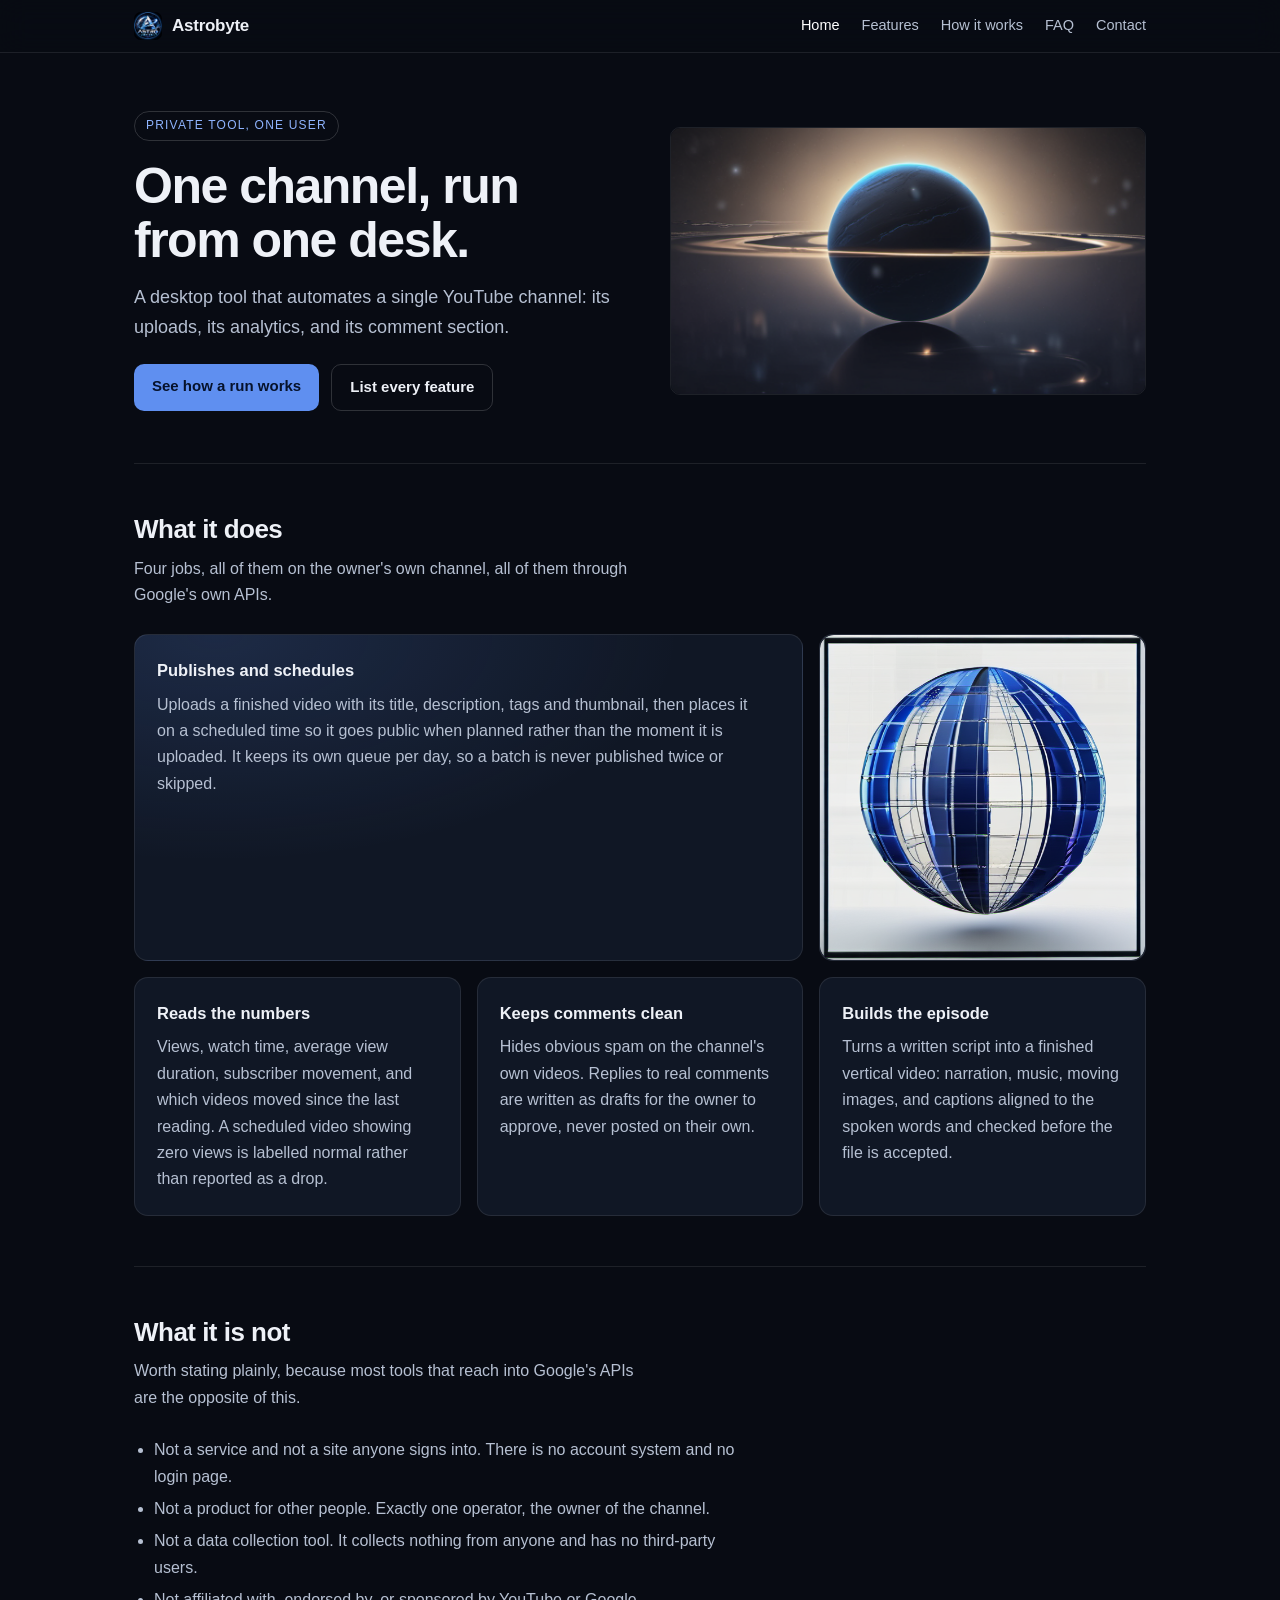
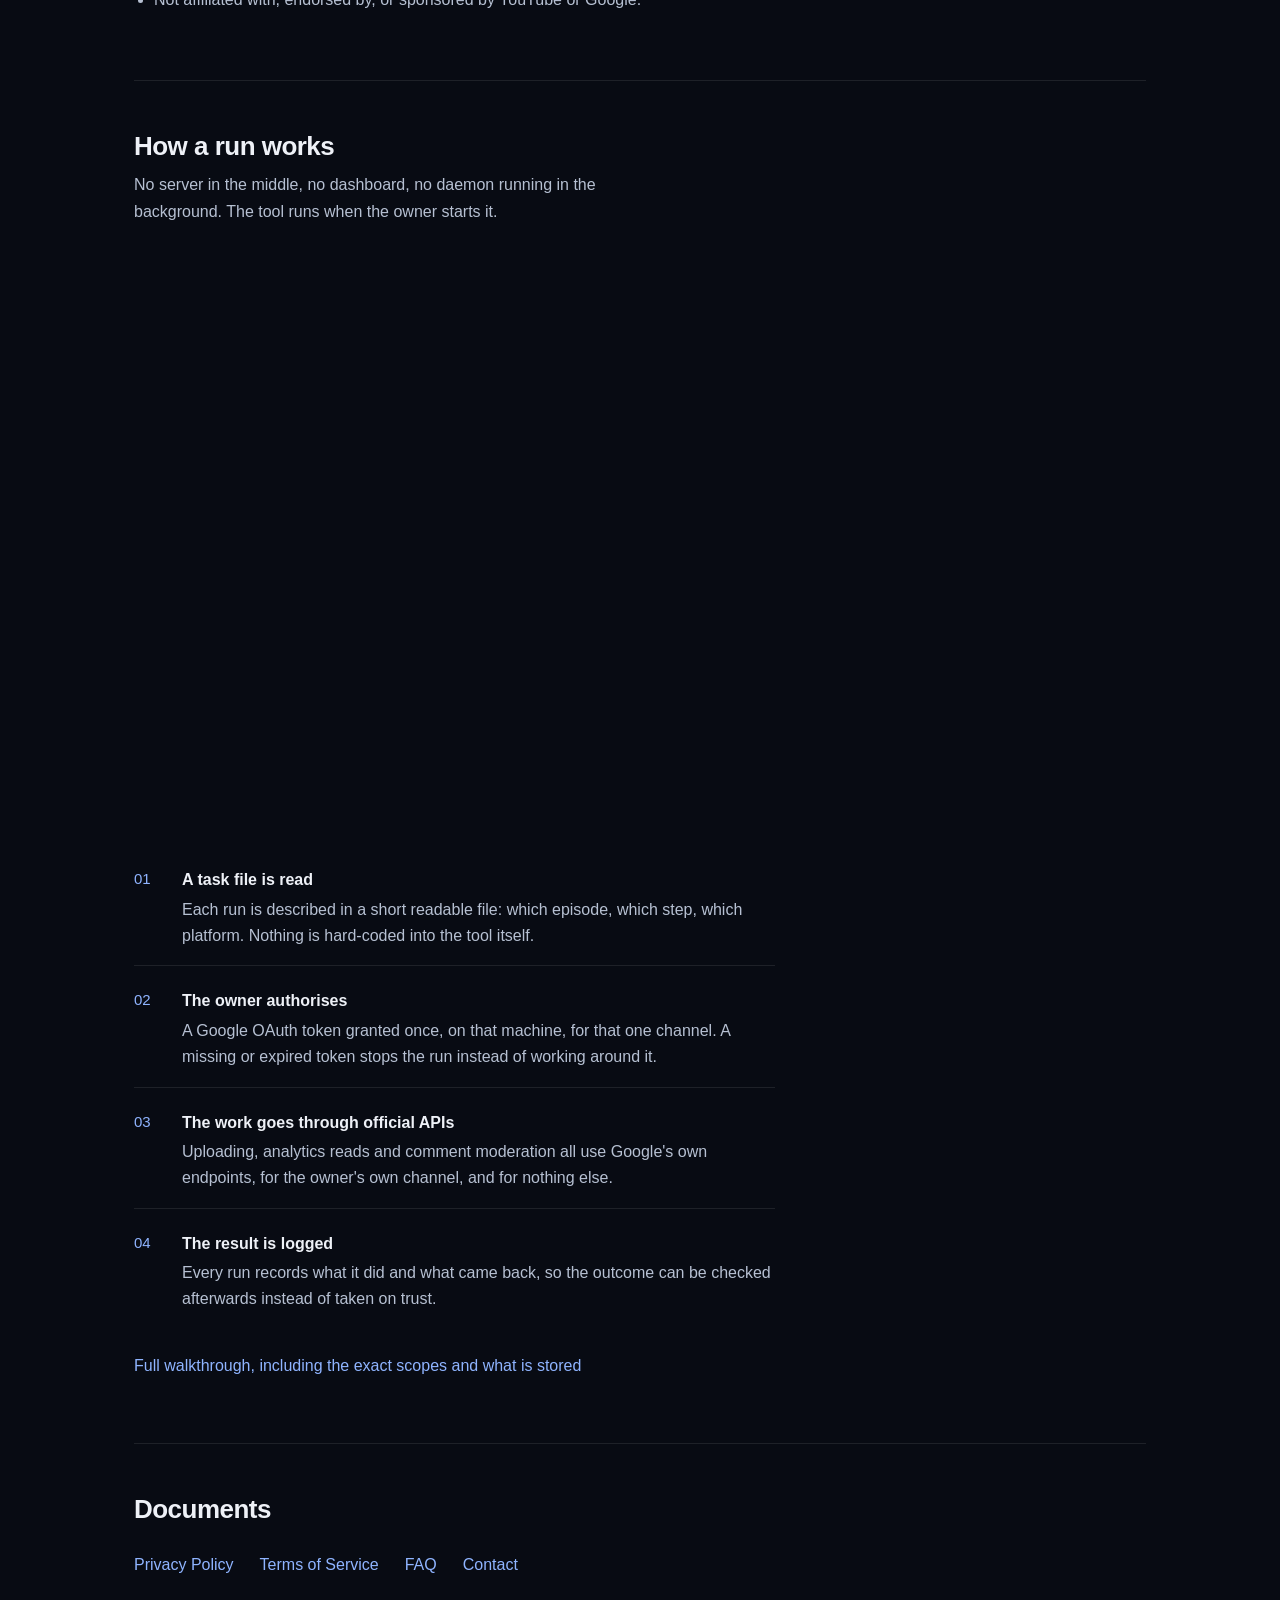
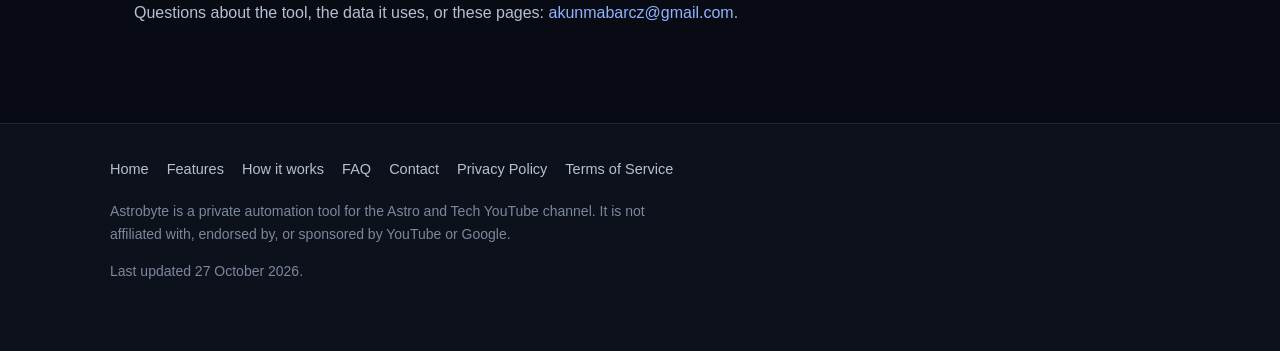
<file: index.html>
<!doctype html>
<html lang="en">
<head>
<meta charset="utf-8">
<meta name="viewport" content="width=device-width,initial-scale=1">
<title>Astrobyte · publishing and analytics tool for the Astro and Tech channel</title>
<meta name="description" content="Astrobyte is a desktop automation tool used by the owner of the Astro and Tech YouTube channel to schedule its own uploads, read its own analytics, and moderate its own comment section.">
<link rel="icon" href="favicon.ico" sizes="any">
<link rel="icon" type="image/png" sizes="32x32" href="icon-32.png">
<link rel="icon" type="image/png" sizes="16x16" href="icon-16.png">
<link rel="apple-touch-icon" href="apple-touch-icon.png">
<link rel="manifest" href="site.webmanifest">
<meta name="theme-color" content="#080b13">
<link rel="stylesheet" href="style.css">
</head>
<body>

<header class="topbar">
  <div class="topbar-inner">
    <a class="brand" href="index.html"><img src="icon-64.png" alt="Astrobyte app icon" width="28" height="28">Astrobyte</a>
    <nav>
      <a href="index.html" aria-current="page">Home</a>
      <a href="features.html">Features</a>
      <a href="how-it-works.html">How it works</a>
      <a href="faq.html">FAQ</a>
      <a href="contact.html">Contact</a>
    </nav>
  </div>
</header>

<main>

  <section class="hero">
    <div class="hero-teks">
      <span class="badge masuk">Private tool, one user</span>
      <h1 class="masuk">One channel, run from one desk.</h1>
      <p class="lead masuk-2">A desktop tool that automates a single YouTube channel: its uploads, its
      analytics, and its comment section.</p>
      <div class="hero-aksi masuk-3">
        <a class="tombol" href="how-it-works.html">See how a run works</a>
        <a class="tombol tombol-polos" href="features.html">List every feature</a>
      </div>
    </div>
    <div class="hero-gambar masuk-3">
      <img src="img/hero-space.jpg" width="1024" height="576" alt="A small ringed planet lit as a crescent against deep space, with fine blue orbital lines arcing behind it">
    </div>
  </section>

  <section>
    <div class="kepala-bagian">
      <h2>What it does</h2>
      <p>Four jobs, all of them on the owner's own channel, all of them through Google's own APIs.</p>
    </div>
    <div class="bento">
      <div class="lebar-4 aksen-sel">
        <h3>Publishes and schedules</h3>
        <p>Uploads a finished video with its title, description, tags and thumbnail, then places it on a
        scheduled time so it goes public when planned rather than the moment it is uploaded. It keeps its
        own queue per day, so a batch is never published twice or skipped.</p>
      </div>
      <div class="gambar-sel lebar-2">
        <img src="img/grid-sphere.jpg" width="576" height="576" alt="A fine blue wireframe sphere drawn in thin glowing lines on a deep navy background">
      </div>
      <div class="lebar-2">
        <h3>Reads the numbers</h3>
        <p>Views, watch time, average view duration, subscriber movement, and which videos moved since the
        last reading. A scheduled video showing zero views is labelled normal rather than reported as a
        drop.</p>
      </div>
      <div class="lebar-2">
        <h3>Keeps comments clean</h3>
        <p>Hides obvious spam on the channel's own videos. Replies to real comments are written as drafts
        for the owner to approve, never posted on their own.</p>
      </div>
      <div class="lebar-2">
        <h3>Builds the episode</h3>
        <p>Turns a written script into a finished vertical video: narration, music, moving images, and
        captions aligned to the spoken words and checked before the file is accepted.</p>
      </div>
    </div>
  </section>

  <section>
    <div class="kepala-bagian">
      <h2>What it is not</h2>
      <p>Worth stating plainly, because most tools that reach into Google's APIs are the opposite of this.</p>
    </div>
    <ul>
      <li>Not a service and not a site anyone signs into. There is no account system and no login page.</li>
      <li>Not a product for other people. Exactly one operator, the owner of the channel.</li>
      <li>Not a data collection tool. It collects nothing from anyone and has no third-party users.</li>
      <li>Not affiliated with, endorsed by, or sponsored by YouTube or Google.</li>
    </ul>
  </section>

  <section>
    <div class="kepala-bagian">
      <h2>How a run works</h2>
      <p>No server in the middle, no dashboard, no daemon running in the background. The tool runs when the
      owner starts it.</p>
    </div>
    <img class="masuk" src="img/desk-night.jpg" width="1024" height="576"
         alt="A dark room at night with one glowing monitor on a clean desk and a keyboard in shadow in front of it"
         style="border-radius:10px;border:1px solid rgba(255,255,255,.09);margin-bottom:30px">
    <ol class="langkah">
      <li>
        <span class="nomor">01</span>
        <span><b>A task file is read</b>Each run is described in a short readable file: which episode, which
        step, which platform. Nothing is hard-coded into the tool itself.</span>
      </li>
      <li>
        <span class="nomor">02</span>
        <span><b>The owner authorises</b>A Google OAuth token granted once, on that machine, for that one
        channel. A missing or expired token stops the run instead of working around it.</span>
      </li>
      <li>
        <span class="nomor">03</span>
        <span><b>The work goes through official APIs</b>Uploading, analytics reads and comment moderation all
        use Google's own endpoints, for the owner's own channel, and for nothing else.</span>
      </li>
      <li>
        <span class="nomor">04</span>
        <span><b>The result is logged</b>Every run records what it did and what came back, so the outcome can
        be checked afterwards instead of taken on trust.</span>
      </li>
    </ol>
    <p style="margin-top:24px"><a href="how-it-works.html">Full walkthrough, including the exact scopes and what is stored</a></p>
  </section>

  <section>
    <div class="kepala-bagian">
      <h2>Documents</h2>
    </div>
    <div class="dokumen">
      <a href="privacy.html">Privacy Policy</a>
      <a href="terms.html">Terms of Service</a>
      <a href="faq.html">FAQ</a>
      <a href="contact.html">Contact</a>
    </div>
    <p style="margin-top:22px">Questions about the tool, the data it uses, or these pages:
    <a href="mailto:akunmabarcz@gmail.com">akunmabarcz@gmail.com</a>.</p>
  </section>

</main>

<footer>
  <div class="footer-inner">
    <nav>
      <a href="index.html">Home</a>
      <a href="features.html">Features</a>
      <a href="how-it-works.html">How it works</a>
      <a href="faq.html">FAQ</a>
      <a href="contact.html">Contact</a>
      <a href="privacy.html">Privacy Policy</a>
      <a href="terms.html">Terms of Service</a>
    </nav>
    <p>Astrobyte is a private automation tool for the Astro and Tech YouTube channel. It is not affiliated
    with, endorsed by, or sponsored by YouTube or Google.</p>
    <p>Last updated 27 October 2026.</p>
  </div>
</footer>

</body>
</html>
</file>
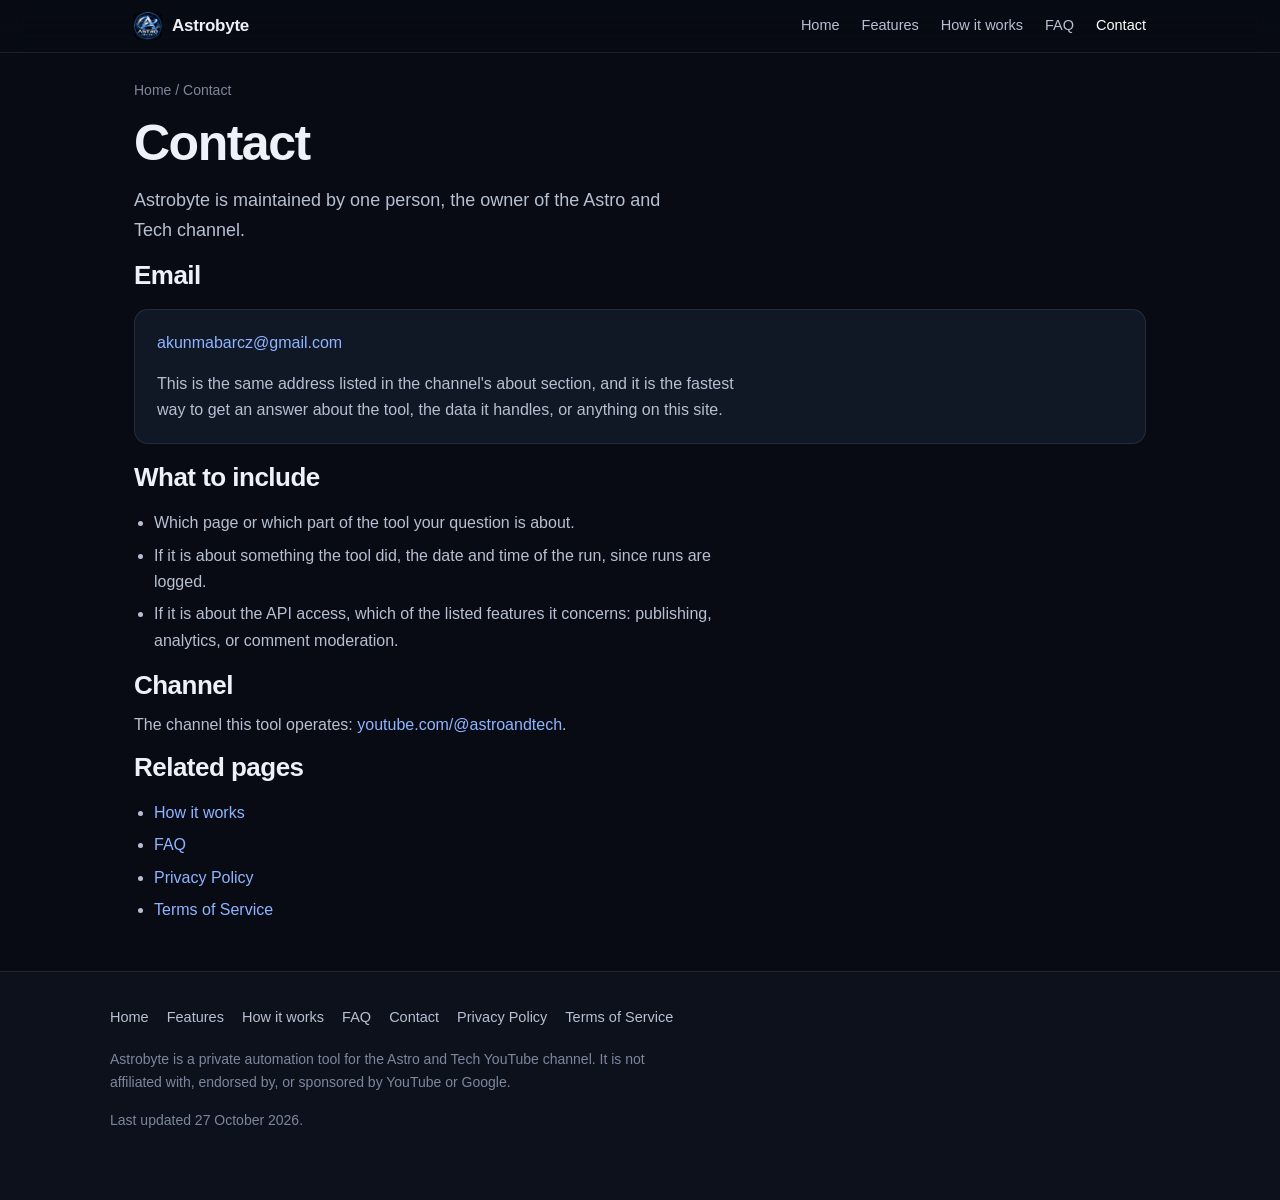
<file: contact.html>
<!doctype html>
<html lang="en">
<head>
<meta charset="utf-8">
<meta name="viewport" content="width=device-width,initial-scale=1">
<title>Contact · Astrobyte</title>
<meta name="description" content="How to reach the maker of Astrobyte about the tool, its data handling, or these pages.">
<link rel="icon" href="favicon.ico" sizes="any">
<link rel="icon" type="image/png" sizes="32x32" href="icon-32.png">
<link rel="icon" type="image/png" sizes="16x16" href="icon-16.png">
<link rel="apple-touch-icon" href="apple-touch-icon.png">
<link rel="manifest" href="site.webmanifest">
<meta name="theme-color" content="#0b0f1a">
<link rel="stylesheet" href="style.css">
</head>
<body>

<header class="topbar">
  <div class="topbar-inner">
    <a class="brand" href="index.html"><img src="icon-64.png" alt="Astrobyte app icon" width="32" height="32">Astrobyte</a>
    <nav>
      <a href="index.html">Home</a>
      <a href="features.html">Features</a>
      <a href="how-it-works.html">How it works</a>
      <a href="faq.html">FAQ</a>
      <a href="contact.html" aria-current="page">Contact</a>
    </nav>
  </div>
</header>

<main>
  <p class="breadcrumb"><a href="index.html">Home</a> / Contact</p>
  <h1>Contact</h1>
  <p class="lead">Astrobyte is maintained by one person, the owner of the Astro and Tech channel.</p>

  <h2>Email</h2>
  <div class="card">
    <p><a href="mailto:akunmabarcz@gmail.com">akunmabarcz@gmail.com</a></p>
    <p>This is the same address listed in the channel's about section, and it is the fastest way to get an
    answer about the tool, the data it handles, or anything on this site.</p>
  </div>

  <h2>What to include</h2>
  <ul>
    <li>Which page or which part of the tool your question is about.</li>
    <li>If it is about something the tool did, the date and time of the run, since runs are logged.</li>
    <li>If it is about the API access, which of the listed features it concerns: publishing, analytics,
    or comment moderation.</li>
  </ul>

  <h2>Channel</h2>
  <p>The channel this tool operates:
  <a href="https://www.youtube.com/@astroandtech">youtube.com/@astroandtech</a>.</p>

  <h2>Related pages</h2>
  <ul>
    <li><a href="how-it-works.html">How it works</a></li>
    <li><a href="faq.html">FAQ</a></li>
    <li><a href="privacy.html">Privacy Policy</a></li>
    <li><a href="terms.html">Terms of Service</a></li>
  </ul>
</main>

<footer>
  <div class="footer-inner">
    <nav>
      <a href="index.html">Home</a>
      <a href="features.html">Features</a>
      <a href="how-it-works.html">How it works</a>
      <a href="faq.html">FAQ</a>
      <a href="contact.html">Contact</a>
      <a href="privacy.html">Privacy Policy</a>
      <a href="terms.html">Terms of Service</a>
    </nav>
    <p>Astrobyte is a private automation tool for the Astro and Tech YouTube channel. It is not affiliated
    with, endorsed by, or sponsored by YouTube or Google.</p>
    <p>Last updated 27 October 2026.</p>
  </div>
</footer>

</body>
</html>
</file>
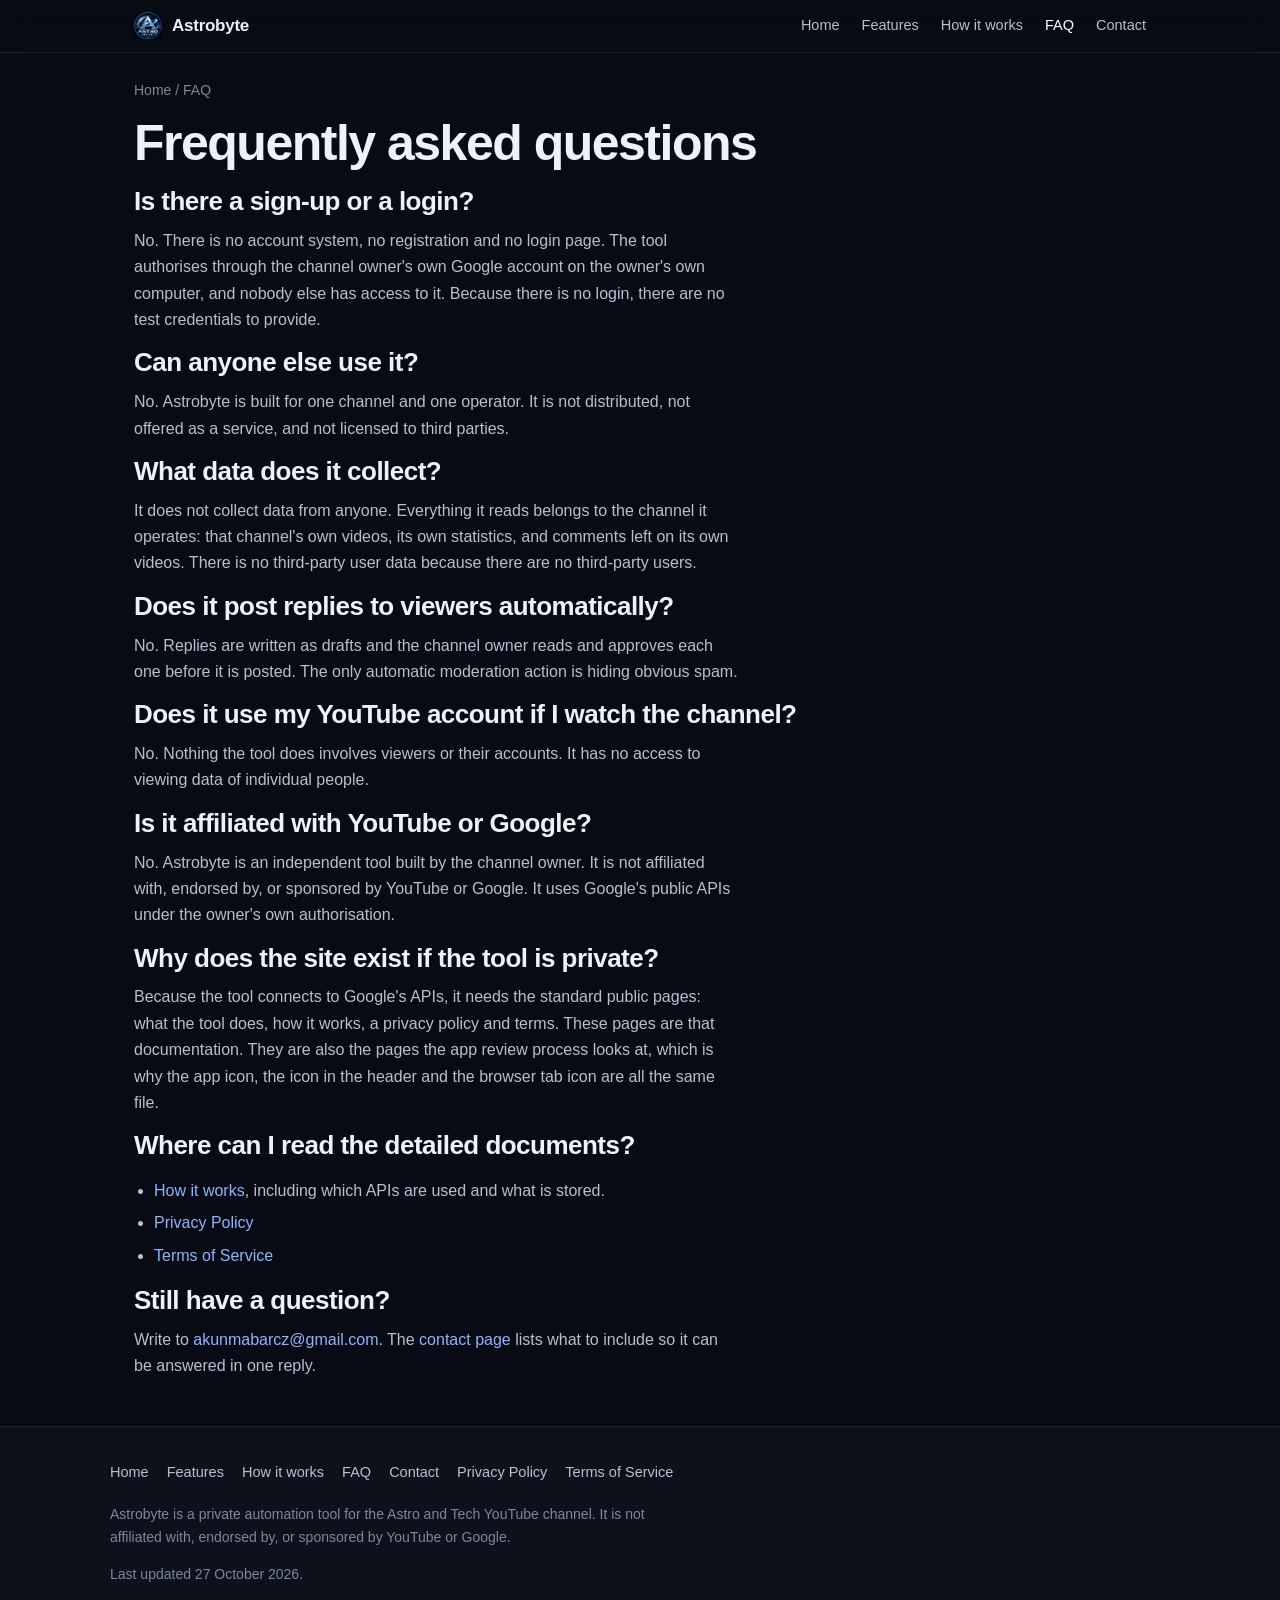
<file: faq.html>
<!doctype html>
<html lang="en">
<head>
<meta charset="utf-8">
<meta name="viewport" content="width=device-width,initial-scale=1">
<title>FAQ · Astrobyte</title>
<meta name="description" content="Common questions about Astrobyte: accounts, sign-up, test credentials, data collection, and what the tool does with comments.">
<link rel="icon" href="favicon.ico" sizes="any">
<link rel="icon" type="image/png" sizes="32x32" href="icon-32.png">
<link rel="icon" type="image/png" sizes="16x16" href="icon-16.png">
<link rel="apple-touch-icon" href="apple-touch-icon.png">
<link rel="manifest" href="site.webmanifest">
<meta name="theme-color" content="#0b0f1a">
<link rel="stylesheet" href="style.css">
</head>
<body>

<header class="topbar">
  <div class="topbar-inner">
    <a class="brand" href="index.html"><img src="icon-64.png" alt="Astrobyte app icon" width="32" height="32">Astrobyte</a>
    <nav>
      <a href="index.html">Home</a>
      <a href="features.html">Features</a>
      <a href="how-it-works.html">How it works</a>
      <a href="faq.html" aria-current="page">FAQ</a>
      <a href="contact.html">Contact</a>
    </nav>
  </div>
</header>

<main>
  <p class="breadcrumb"><a href="index.html">Home</a> / FAQ</p>
  <h1>Frequently asked questions</h1>

  <h2>Is there a sign-up or a login?</h2>
  <p>No. There is no account system, no registration and no login page. The tool authorises through the
  channel owner's own Google account on the owner's own computer, and nobody else has access to it. Because
  there is no login, there are no test credentials to provide.</p>

  <h2>Can anyone else use it?</h2>
  <p>No. Astrobyte is built for one channel and one operator. It is not distributed, not offered as a
  service, and not licensed to third parties.</p>

  <h2>What data does it collect?</h2>
  <p>It does not collect data from anyone. Everything it reads belongs to the channel it operates: that
  channel's own videos, its own statistics, and comments left on its own videos. There is no third-party
  user data because there are no third-party users.</p>

  <h2>Does it post replies to viewers automatically?</h2>
  <p>No. Replies are written as drafts and the channel owner reads and approves each one before it is
  posted. The only automatic moderation action is hiding obvious spam.</p>

  <h2>Does it use my YouTube account if I watch the channel?</h2>
  <p>No. Nothing the tool does involves viewers or their accounts. It has no access to viewing data of
  individual people.</p>

  <h2>Is it affiliated with YouTube or Google?</h2>
  <p>No. Astrobyte is an independent tool built by the channel owner. It is not affiliated with, endorsed
  by, or sponsored by YouTube or Google. It uses Google's public APIs under the owner's own authorisation.</p>

  <h2>Why does the site exist if the tool is private?</h2>
  <p>Because the tool connects to Google's APIs, it needs the standard public pages: what the tool does,
  how it works, a privacy policy and terms. These pages are that documentation. They are also the pages
  the app review process looks at, which is why the app icon, the icon in the header and the browser tab
  icon are all the same file.</p>

  <h2>Where can I read the detailed documents?</h2>
  <ul>
    <li><a href="how-it-works.html">How it works</a>, including which APIs are used and what is stored.</li>
    <li><a href="privacy.html">Privacy Policy</a></li>
    <li><a href="terms.html">Terms of Service</a></li>
  </ul>

  <h2>Still have a question?</h2>
  <p>Write to <a href="mailto:akunmabarcz@gmail.com">akunmabarcz@gmail.com</a>. The
  <a href="contact.html">contact page</a> lists what to include so it can be answered in one reply.</p>
</main>

<footer>
  <div class="footer-inner">
    <nav>
      <a href="index.html">Home</a>
      <a href="features.html">Features</a>
      <a href="how-it-works.html">How it works</a>
      <a href="faq.html">FAQ</a>
      <a href="contact.html">Contact</a>
      <a href="privacy.html">Privacy Policy</a>
      <a href="terms.html">Terms of Service</a>
    </nav>
    <p>Astrobyte is a private automation tool for the Astro and Tech YouTube channel. It is not affiliated
    with, endorsed by, or sponsored by YouTube or Google.</p>
    <p>Last updated 27 October 2026.</p>
  </div>
</footer>

</body>
</html>
</file>
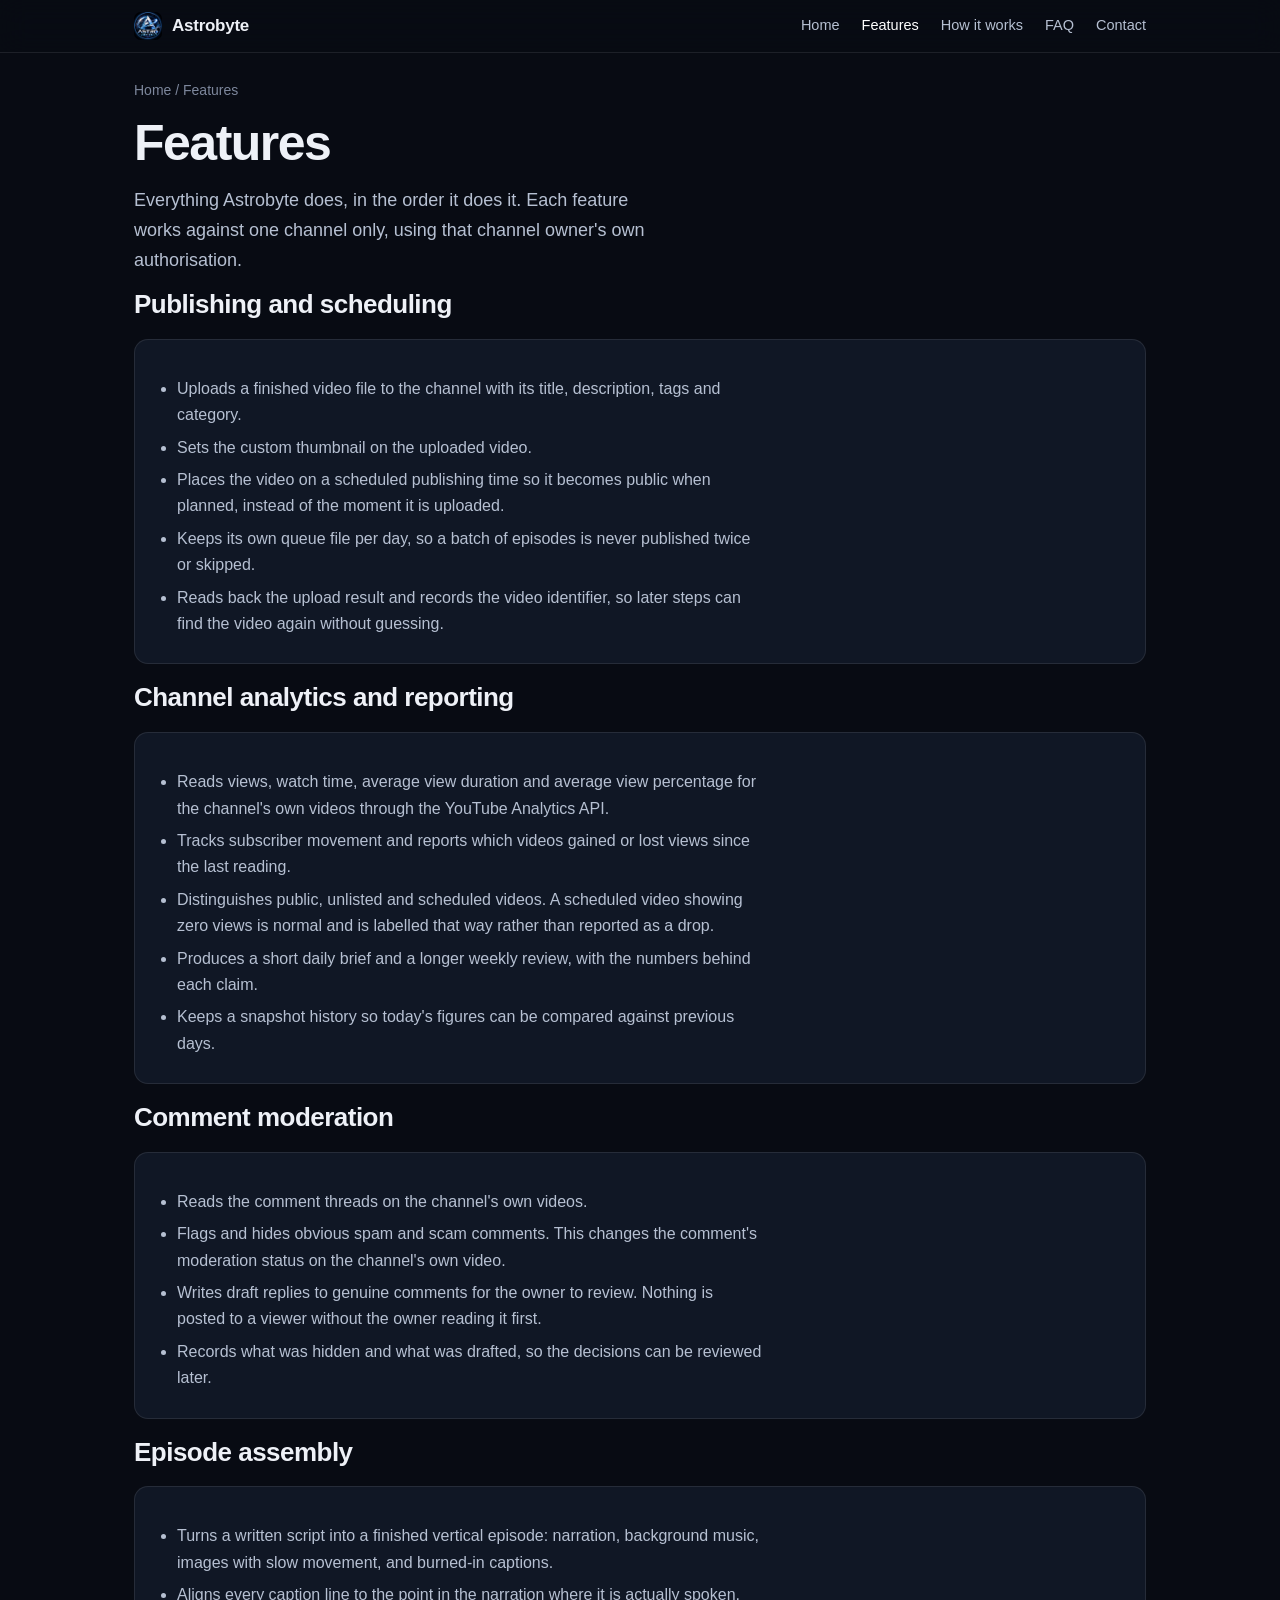
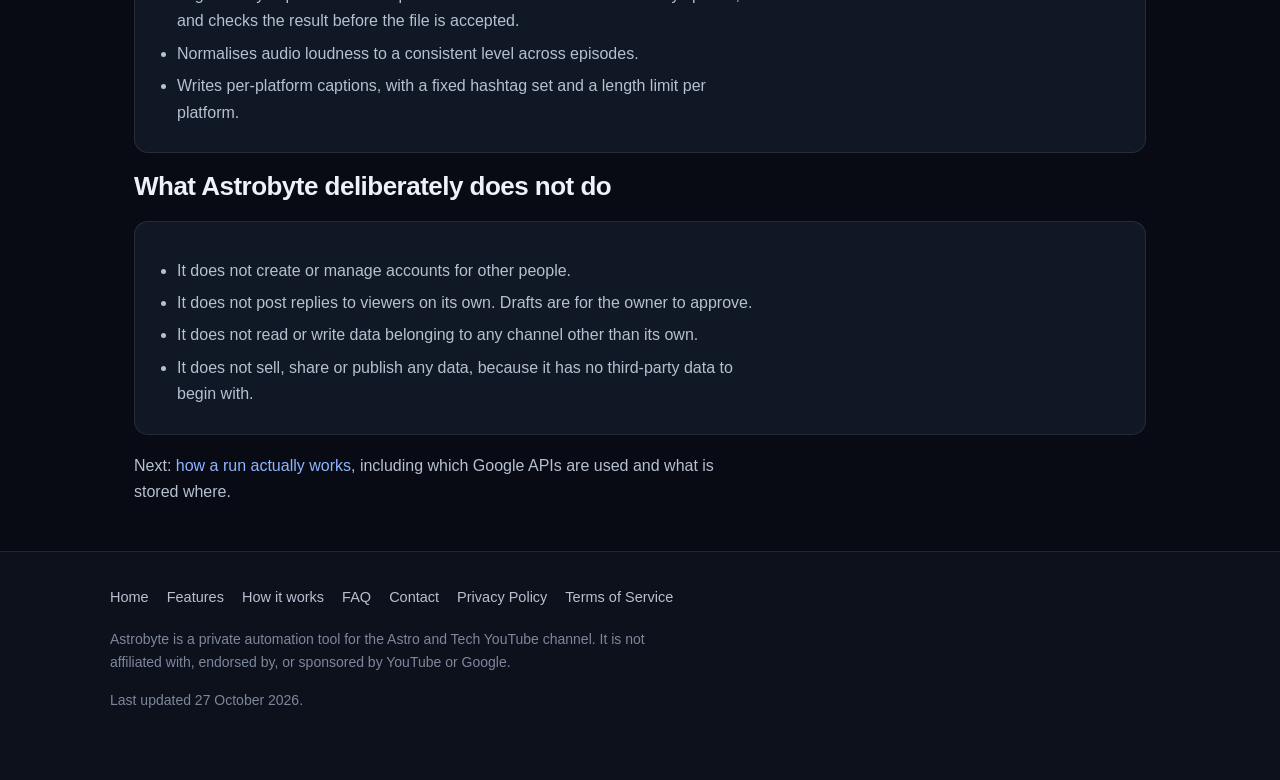
<file: features.html>
<!doctype html>
<html lang="en">
<head>
<meta charset="utf-8">
<meta name="viewport" content="width=device-width,initial-scale=1">
<title>Features · Astrobyte</title>
<meta name="description" content="What Astrobyte does: upload and scheduling, channel analytics reporting, comment moderation, and assembling publish-ready episode files.">
<link rel="icon" href="favicon.ico" sizes="any">
<link rel="icon" type="image/png" sizes="32x32" href="icon-32.png">
<link rel="icon" type="image/png" sizes="16x16" href="icon-16.png">
<link rel="apple-touch-icon" href="apple-touch-icon.png">
<link rel="manifest" href="site.webmanifest">
<meta name="theme-color" content="#0b0f1a">
<link rel="stylesheet" href="style.css">
</head>
<body>

<header class="topbar">
  <div class="topbar-inner">
    <a class="brand" href="index.html"><img src="icon-64.png" alt="Astrobyte app icon" width="32" height="32">Astrobyte</a>
    <nav>
      <a href="index.html">Home</a>
      <a href="features.html" aria-current="page">Features</a>
      <a href="how-it-works.html">How it works</a>
      <a href="faq.html">FAQ</a>
      <a href="contact.html">Contact</a>
    </nav>
  </div>
</header>

<main>
  <p class="breadcrumb"><a href="index.html">Home</a> / Features</p>
  <h1>Features</h1>
  <p class="lead">Everything Astrobyte does, in the order it does it. Each feature works against one
  channel only, using that channel owner's own authorisation.</p>

  <h2>Publishing and scheduling</h2>
  <div class="card">
    <ul>
      <li>Uploads a finished video file to the channel with its title, description, tags and category.</li>
      <li>Sets the custom thumbnail on the uploaded video.</li>
      <li>Places the video on a scheduled publishing time so it becomes public when planned, instead of the
      moment it is uploaded.</li>
      <li>Keeps its own queue file per day, so a batch of episodes is never published twice or skipped.</li>
      <li>Reads back the upload result and records the video identifier, so later steps can find the video
      again without guessing.</li>
    </ul>
  </div>

  <h2>Channel analytics and reporting</h2>
  <div class="card">
    <ul>
      <li>Reads views, watch time, average view duration and average view percentage for the channel's own
      videos through the YouTube Analytics API.</li>
      <li>Tracks subscriber movement and reports which videos gained or lost views since the last reading.</li>
      <li>Distinguishes public, unlisted and scheduled videos. A scheduled video showing zero views is
      normal and is labelled that way rather than reported as a drop.</li>
      <li>Produces a short daily brief and a longer weekly review, with the numbers behind each claim.</li>
      <li>Keeps a snapshot history so today's figures can be compared against previous days.</li>
    </ul>
  </div>

  <h2>Comment moderation</h2>
  <div class="card">
    <ul>
      <li>Reads the comment threads on the channel's own videos.</li>
      <li>Flags and hides obvious spam and scam comments. This changes the comment's moderation status on
      the channel's own video.</li>
      <li>Writes draft replies to genuine comments for the owner to review. Nothing is posted to a viewer
      without the owner reading it first.</li>
      <li>Records what was hidden and what was drafted, so the decisions can be reviewed later.</li>
    </ul>
  </div>

  <h2>Episode assembly</h2>
  <div class="card">
    <ul>
      <li>Turns a written script into a finished vertical episode: narration, background music, images with
      slow movement, and burned-in captions.</li>
      <li>Aligns every caption line to the point in the narration where it is actually spoken, and checks
      the result before the file is accepted.</li>
      <li>Normalises audio loudness to a consistent level across episodes.</li>
      <li>Writes per-platform captions, with a fixed hashtag set and a length limit per platform.</li>
    </ul>
  </div>

  <h2>What Astrobyte deliberately does not do</h2>
  <div class="card">
    <ul>
      <li>It does not create or manage accounts for other people.</li>
      <li>It does not post replies to viewers on its own. Drafts are for the owner to approve.</li>
      <li>It does not read or write data belonging to any channel other than its own.</li>
      <li>It does not sell, share or publish any data, because it has no third-party data to begin with.</li>
    </ul>
  </div>

  <p>Next: <a href="how-it-works.html">how a run actually works</a>, including which Google APIs are used
  and what is stored where.</p>
</main>

<footer>
  <div class="footer-inner">
    <nav>
      <a href="index.html">Home</a>
      <a href="features.html">Features</a>
      <a href="how-it-works.html">How it works</a>
      <a href="faq.html">FAQ</a>
      <a href="contact.html">Contact</a>
      <a href="privacy.html">Privacy Policy</a>
      <a href="terms.html">Terms of Service</a>
    </nav>
    <p>Astrobyte is a private automation tool for the Astro and Tech YouTube channel. It is not affiliated
    with, endorsed by, or sponsored by YouTube or Google.</p>
    <p>Last updated 27 October 2026.</p>
  </div>
</footer>

</body>
</html>
</file>
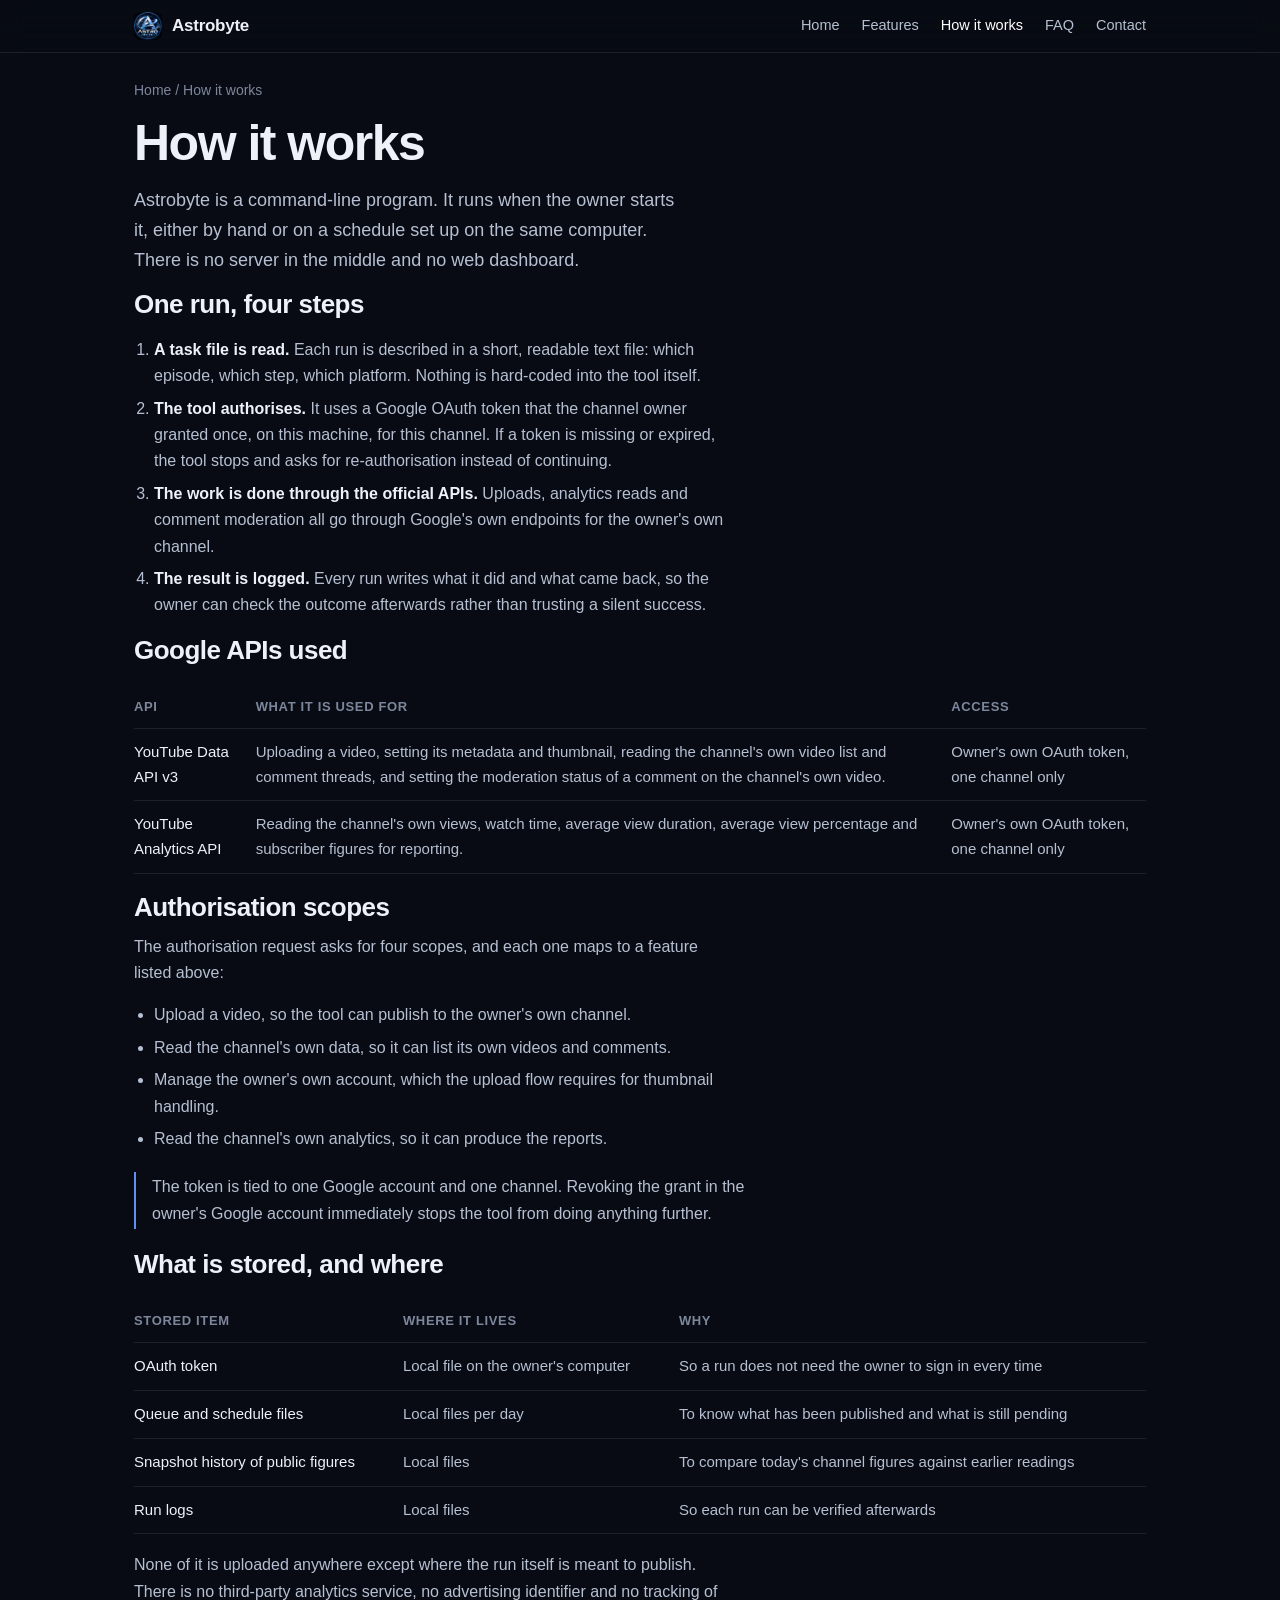
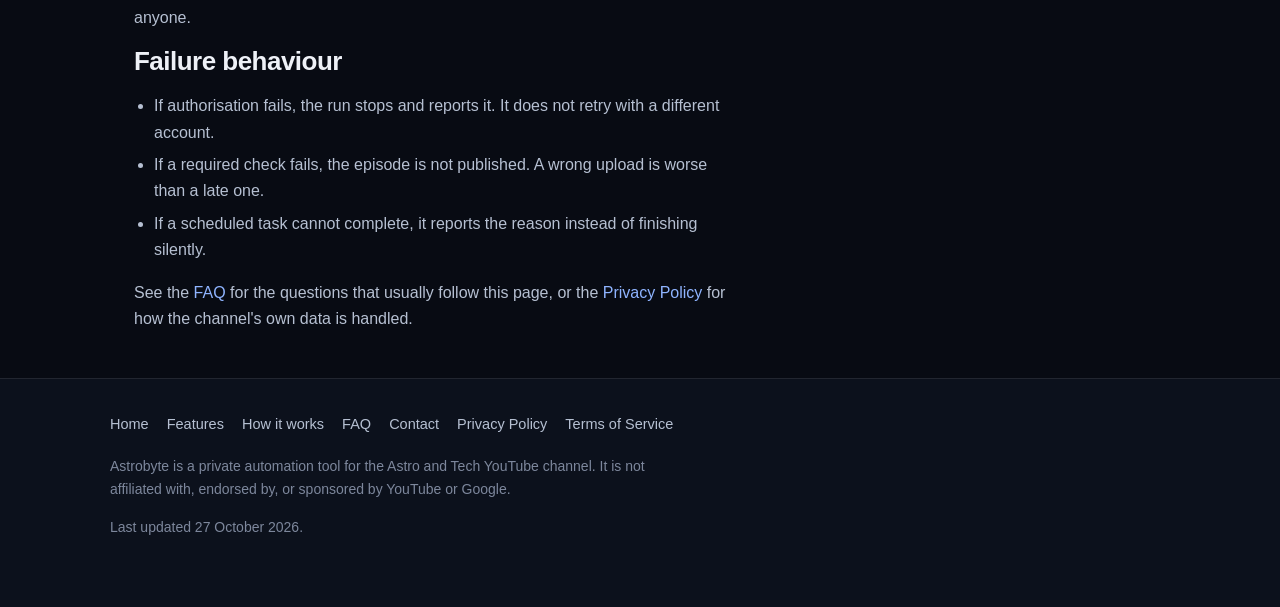
<file: how-it-works.html>
<!doctype html>
<html lang="en">
<head>
<meta charset="utf-8">
<meta name="viewport" content="width=device-width,initial-scale=1">
<title>How it works · Astrobyte</title>
<meta name="description" content="How an Astrobyte run works: the task file, the Google OAuth authorisation, the YouTube APIs used, and what is stored on disk.">
<link rel="icon" href="favicon.ico" sizes="any">
<link rel="icon" type="image/png" sizes="32x32" href="icon-32.png">
<link rel="icon" type="image/png" sizes="16x16" href="icon-16.png">
<link rel="apple-touch-icon" href="apple-touch-icon.png">
<link rel="manifest" href="site.webmanifest">
<meta name="theme-color" content="#0b0f1a">
<link rel="stylesheet" href="style.css">
</head>
<body>

<header class="topbar">
  <div class="topbar-inner">
    <a class="brand" href="index.html"><img src="icon-64.png" alt="Astrobyte app icon" width="32" height="32">Astrobyte</a>
    <nav>
      <a href="index.html">Home</a>
      <a href="features.html">Features</a>
      <a href="how-it-works.html" aria-current="page">How it works</a>
      <a href="faq.html">FAQ</a>
      <a href="contact.html">Contact</a>
    </nav>
  </div>
</header>

<main>
  <p class="breadcrumb"><a href="index.html">Home</a> / How it works</p>
  <h1>How it works</h1>
  <p class="lead">Astrobyte is a command-line program. It runs when the owner starts it, either by hand or
  on a schedule set up on the same computer. There is no server in the middle and no web dashboard.</p>

  <h2>One run, four steps</h2>
  <ol>
    <li><strong>A task file is read.</strong> Each run is described in a short, readable text file: which
    episode, which step, which platform. Nothing is hard-coded into the tool itself.</li>
    <li><strong>The tool authorises.</strong> It uses a Google OAuth token that the channel owner granted
    once, on this machine, for this channel. If a token is missing or expired, the tool stops and asks for
    re-authorisation instead of continuing.</li>
    <li><strong>The work is done through the official APIs.</strong> Uploads, analytics reads and comment
    moderation all go through Google's own endpoints for the owner's own channel.</li>
    <li><strong>The result is logged.</strong> Every run writes what it did and what came back, so the
    owner can check the outcome afterwards rather than trusting a silent success.</li>
  </ol>

  <h2>Google APIs used</h2>
  <table>
    <tr><th>API</th><th>What it is used for</th><th>Access</th></tr>
    <tr>
      <td>YouTube Data API v3</td>
      <td>Uploading a video, setting its metadata and thumbnail, reading the channel's own video list and
      comment threads, and setting the moderation status of a comment on the channel's own video.</td>
      <td>Owner's own OAuth token, one channel only</td>
    </tr>
    <tr>
      <td>YouTube Analytics API</td>
      <td>Reading the channel's own views, watch time, average view duration, average view percentage and
      subscriber figures for reporting.</td>
      <td>Owner's own OAuth token, one channel only</td>
    </tr>
  </table>

  <h2>Authorisation scopes</h2>
  <p>The authorisation request asks for four scopes, and each one maps to a feature listed above:</p>
  <ul>
    <li>Upload a video, so the tool can publish to the owner's own channel.</li>
    <li>Read the channel's own data, so it can list its own videos and comments.</li>
    <li>Manage the owner's own account, which the upload flow requires for thumbnail handling.</li>
    <li>Read the channel's own analytics, so it can produce the reports.</li>
  </ul>
  <div class="note">
    <p>The token is tied to one Google account and one channel. Revoking the grant in the owner's Google
    account immediately stops the tool from doing anything further.</p>
  </div>

  <h2>What is stored, and where</h2>
  <table>
    <tr><th>Stored item</th><th>Where it lives</th><th>Why</th></tr>
    <tr><td>OAuth token</td><td>Local file on the owner's computer</td><td>So a run does not need the owner to sign in every time</td></tr>
    <tr><td>Queue and schedule files</td><td>Local files per day</td><td>To know what has been published and what is still pending</td></tr>
    <tr><td>Snapshot history of public figures</td><td>Local files</td><td>To compare today's channel figures against earlier readings</td></tr>
    <tr><td>Run logs</td><td>Local files</td><td>So each run can be verified afterwards</td></tr>
  </table>
  <p>None of it is uploaded anywhere except where the run itself is meant to publish. There is no
  third-party analytics service, no advertising identifier and no tracking of anyone.</p>

  <h2>Failure behaviour</h2>
  <ul>
    <li>If authorisation fails, the run stops and reports it. It does not retry with a different account.</li>
    <li>If a required check fails, the episode is not published. A wrong upload is worse than a late one.</li>
    <li>If a scheduled task cannot complete, it reports the reason instead of finishing silently.</li>
  </ul>

  <p>See the <a href="faq.html">FAQ</a> for the questions that usually follow this page, or the
  <a href="privacy.html">Privacy Policy</a> for how the channel's own data is handled.</p>
</main>

<footer>
  <div class="footer-inner">
    <nav>
      <a href="index.html">Home</a>
      <a href="features.html">Features</a>
      <a href="how-it-works.html">How it works</a>
      <a href="faq.html">FAQ</a>
      <a href="contact.html">Contact</a>
      <a href="privacy.html">Privacy Policy</a>
      <a href="terms.html">Terms of Service</a>
    </nav>
    <p>Astrobyte is a private automation tool for the Astro and Tech YouTube channel. It is not affiliated
    with, endorsed by, or sponsored by YouTube or Google.</p>
    <p>Last updated 27 October 2026.</p>
  </div>
</footer>

</body>
</html>
</file>
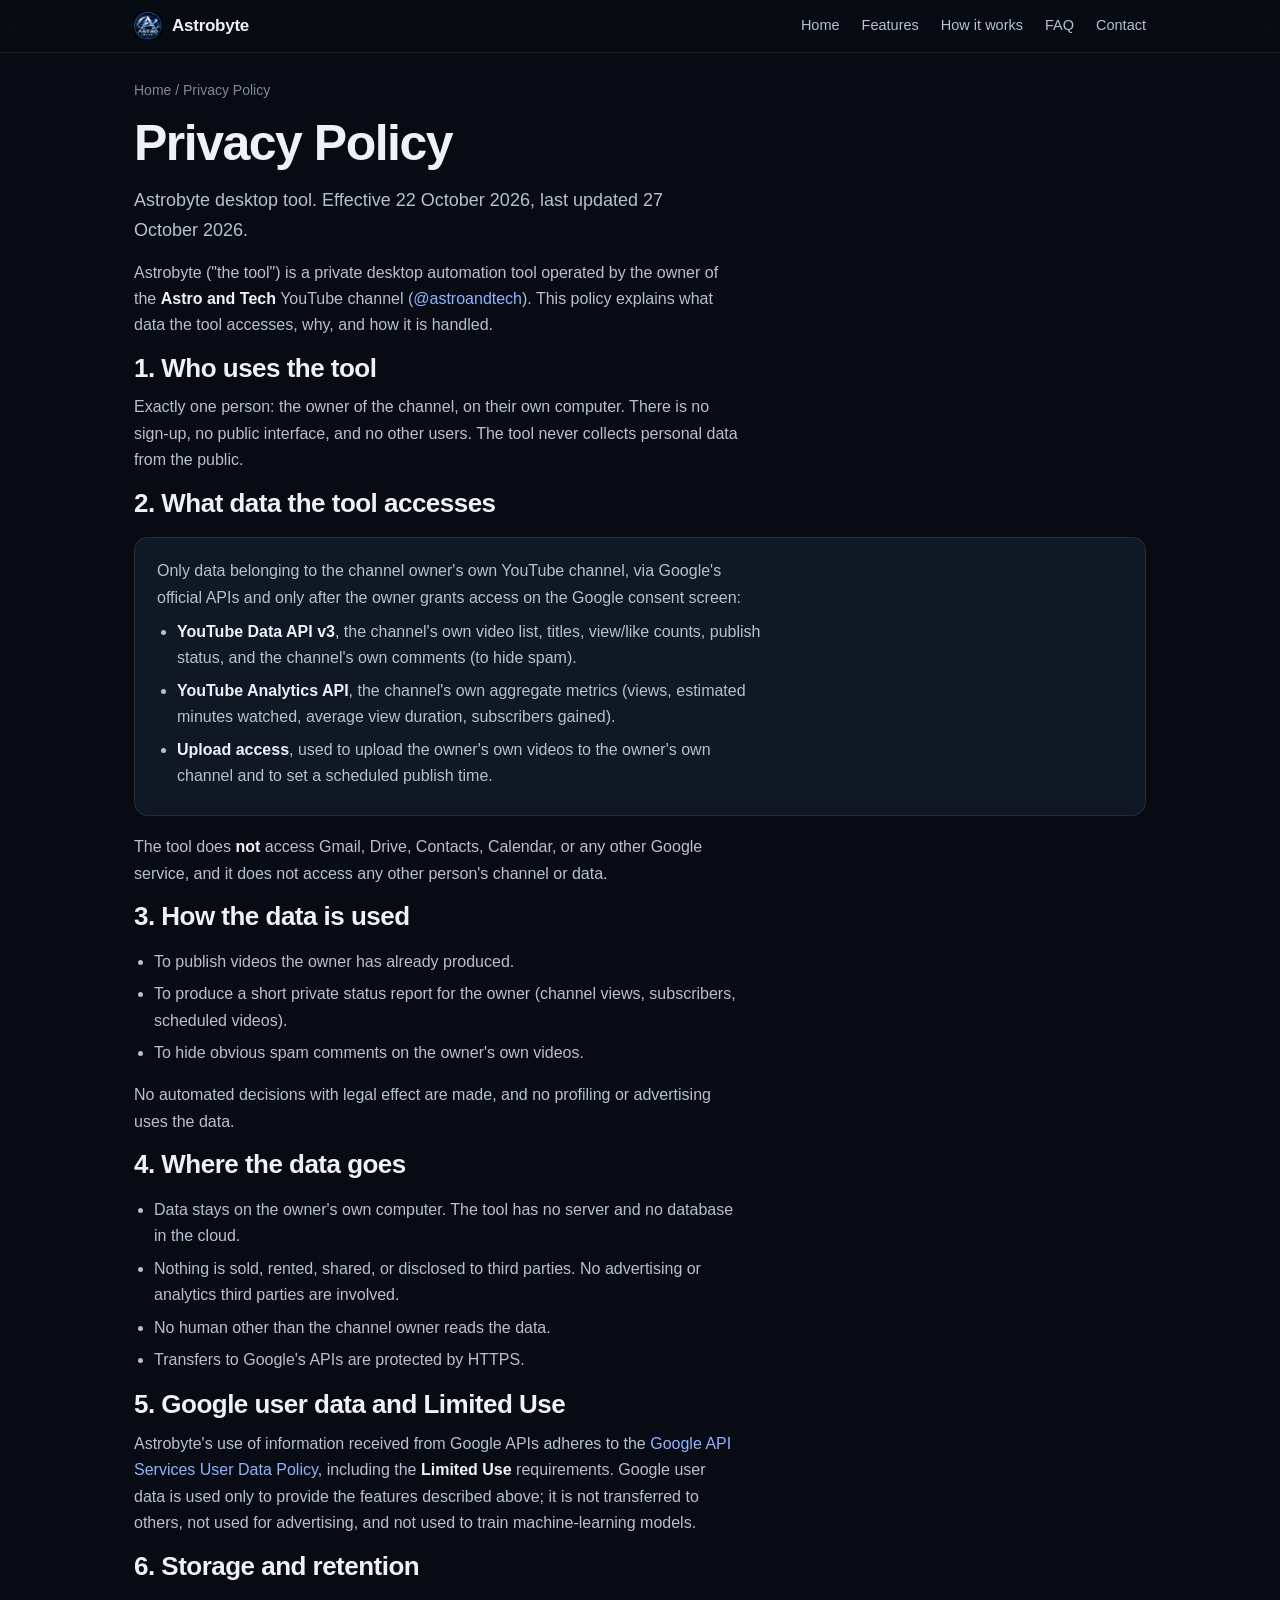
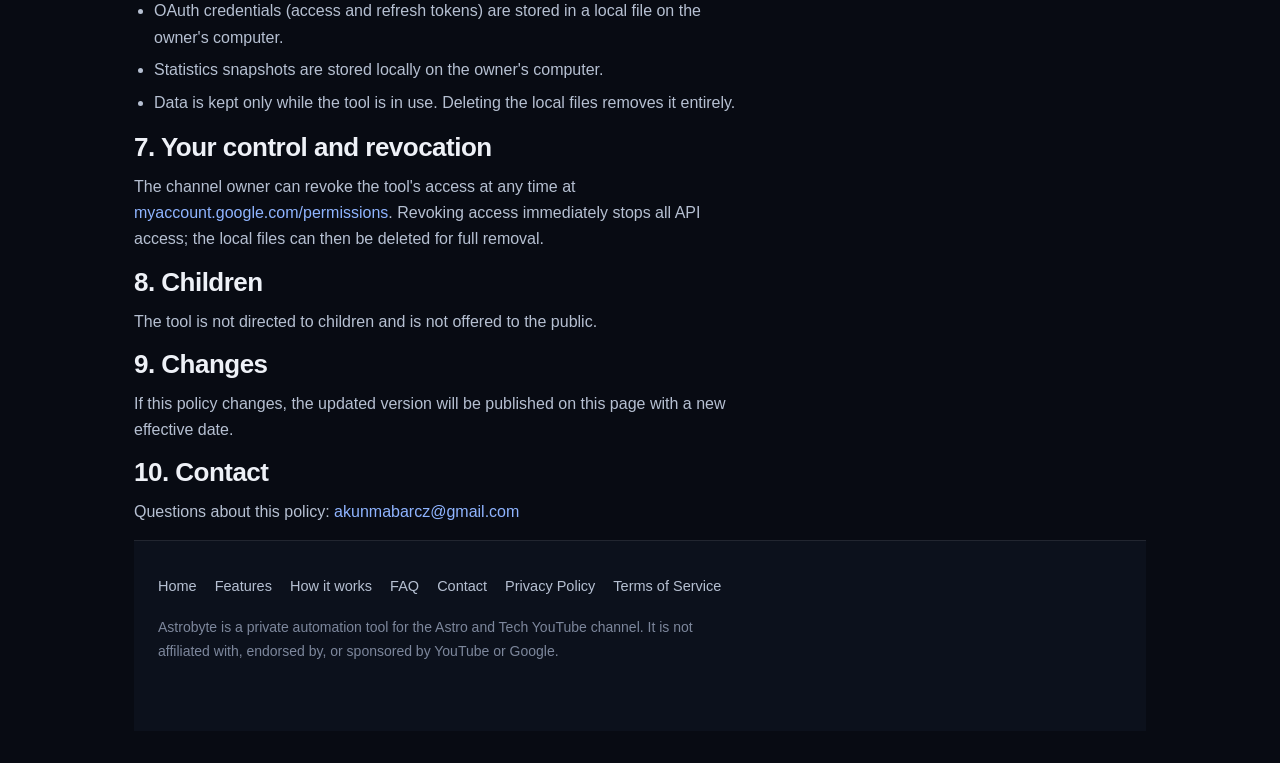
<file: privacy.html>
<!doctype html>
<html lang="en">
<head>
<meta charset="utf-8">
<meta name="viewport" content="width=device-width,initial-scale=1">
<title>Privacy Policy · Astrobyte</title>
<link rel="icon" href="favicon.ico" sizes="any">
<link rel="icon" type="image/png" sizes="32x32" href="icon-32.png">
<link rel="icon" type="image/png" sizes="16x16" href="icon-16.png">
<link rel="apple-touch-icon" href="apple-touch-icon.png">
<link rel="manifest" href="site.webmanifest">
<meta name="theme-color" content="#0b0f1a">
<link rel="stylesheet" href="style.css">
</head>
<body>

<header class="topbar">
  <div class="topbar-inner">
    <a class="brand" href="index.html"><img src="icon-64.png" alt="Astrobyte app icon" width="32" height="32">Astrobyte</a>
    <nav>
      <a href="index.html">Home</a>
      <a href="features.html">Features</a>
      <a href="how-it-works.html">How it works</a>
      <a href="faq.html">FAQ</a>
      <a href="contact.html">Contact</a>
    </nav>
  </div>
</header>

<main>
  <p class="breadcrumb"><a href="index.html">Home</a> / Privacy Policy</p>
  <h1>Privacy Policy</h1>
  <p class="lead">Astrobyte desktop tool. Effective 22 October 2026, last updated 27 October 2026.</p>

  <p>Astrobyte ("the tool") is a private desktop automation tool operated by the owner of the
  <strong>Astro and Tech</strong> YouTube channel (<a href="https://www.youtube.com/@astroandtech">@astroandtech</a>).
  This policy explains what data the tool accesses, why, and how it is handled.</p>

  <h2>1. Who uses the tool</h2>
  <p>Exactly one person: the owner of the channel, on their own computer. There is no sign-up,
  no public interface, and no other users. The tool never collects personal data from the public.</p>

  <h2>2. What data the tool accesses</h2>
  <div class="card">
    <p style="margin:0 0 8px">Only data belonging to the channel owner's own YouTube channel, via
    Google's official APIs and only after the owner grants access on the Google consent screen:</p>
    <ul style="margin:0">
      <li><strong>YouTube Data API v3</strong>, the channel's own video list, titles, view/like counts,
      publish status, and the channel's own comments (to hide spam).</li>
      <li><strong>YouTube Analytics API</strong>, the channel's own aggregate metrics (views, estimated
      minutes watched, average view duration, subscribers gained).</li>
      <li><strong>Upload access</strong>, used to upload the owner's own videos to the owner's own channel
      and to set a scheduled publish time.</li>
    </ul>
  </div>
  <p>The tool does <strong>not</strong> access Gmail, Drive, Contacts, Calendar, or any other Google
  service, and it does not access any other person's channel or data.</p>

  <h2>3. How the data is used</h2>
  <ul>
    <li>To publish videos the owner has already produced.</li>
    <li>To produce a short private status report for the owner (channel views, subscribers, scheduled videos).</li>
    <li>To hide obvious spam comments on the owner's own videos.</li>
  </ul>
  <p>No automated decisions with legal effect are made, and no profiling or advertising uses the data.</p>

  <h2>4. Where the data goes</h2>
  <ul>
    <li>Data stays on the owner's own computer. The tool has no server and no database in the cloud.</li>
    <li>Nothing is sold, rented, shared, or disclosed to third parties. No advertising or analytics
      third parties are involved.</li>
    <li>No human other than the channel owner reads the data.</li>
    <li>Transfers to Google's APIs are protected by HTTPS.</li>
  </ul>

  <h2>5. Google user data and Limited Use</h2>
  <p>Astrobyte's use of information received from Google APIs adheres to the
  <a href="https://developers.google.com/terms/api-services-user-data-policy">Google API Services User
  Data Policy</a>, including the <strong>Limited Use</strong> requirements. Google user data is used only
  to provide the features described above; it is not transferred to others, not used for advertising,
  and not used to train machine-learning models.</p>

  <h2>6. Storage and retention</h2>
  <ul>
    <li>OAuth credentials (access and refresh tokens) are stored in a local file on the owner's computer.</li>
    <li>Statistics snapshots are stored locally on the owner's computer.</li>
    <li>Data is kept only while the tool is in use. Deleting the local files removes it entirely.</li>
  </ul>

  <h2>7. Your control and revocation</h2>
  <p>The channel owner can revoke the tool's access at any time at
  <a href="https://myaccount.google.com/permissions">myaccount.google.com/permissions</a>.
  Revoking access immediately stops all API access; the local files can then be deleted for full removal.</p>

  <h2>8. Children</h2>
  <p>The tool is not directed to children and is not offered to the public.</p>

  <h2>9. Changes</h2>
  <p>If this policy changes, the updated version will be published on this page with a new effective date.</p>

  <h2>10. Contact</h2>
  <p>Questions about this policy: <a href="mailto:akunmabarcz@gmail.com">akunmabarcz@gmail.com</a></p>

  <footer>
    <nav>
      <a href="index.html">Home</a>
      <a href="features.html">Features</a>
      <a href="how-it-works.html">How it works</a>
      <a href="faq.html">FAQ</a>
      <a href="contact.html">Contact</a>
      <a href="privacy.html">Privacy Policy</a>
      <a href="terms.html">Terms of Service</a>
    </nav>
    <p>Astrobyte is a private automation tool for the Astro and Tech YouTube channel. It is not affiliated
    with, endorsed by, or sponsored by YouTube or Google.</p>
  </footer>
</main>
</body>
</html>
</file>
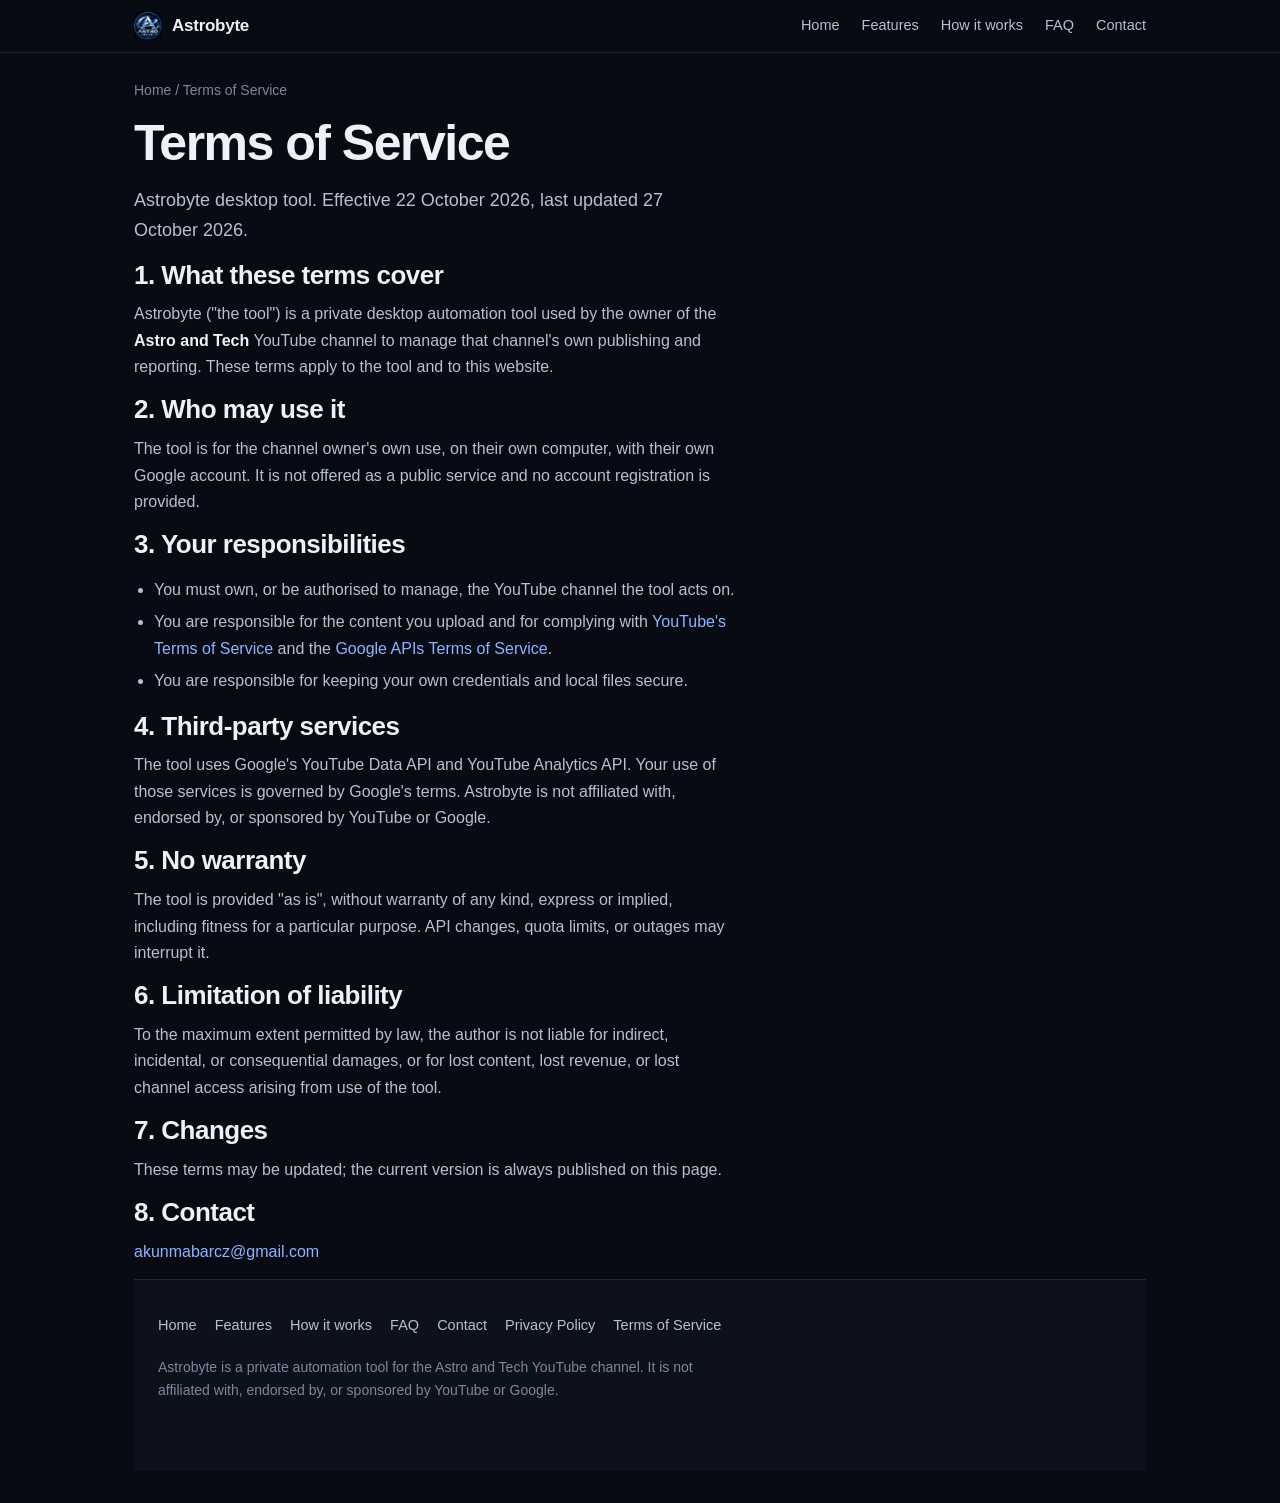
<file: terms.html>
<!doctype html>
<html lang="en">
<head>
<meta charset="utf-8">
<meta name="viewport" content="width=device-width,initial-scale=1">
<title>Terms of Service · Astrobyte</title>
<meta name="description" content="Terms of Service for the Astrobyte desktop automation tool and this website.">
<link rel="icon" href="favicon.ico" sizes="any">
<link rel="icon" type="image/png" sizes="32x32" href="icon-32.png">
<link rel="icon" type="image/png" sizes="16x16" href="icon-16.png">
<link rel="apple-touch-icon" href="apple-touch-icon.png">
<link rel="manifest" href="site.webmanifest">
<meta name="theme-color" content="#0b0f1a">
<link rel="stylesheet" href="style.css">
</head>
<body>

<header class="topbar">
  <div class="topbar-inner">
    <a class="brand" href="index.html"><img src="icon-64.png" alt="Astrobyte app icon" width="32" height="32">Astrobyte</a>
    <nav>
      <a href="index.html">Home</a>
      <a href="features.html">Features</a>
      <a href="how-it-works.html">How it works</a>
      <a href="faq.html">FAQ</a>
      <a href="contact.html">Contact</a>
    </nav>
  </div>
</header>

<main>
  <p class="breadcrumb"><a href="index.html">Home</a> / Terms of Service</p>
  <h1>Terms of Service</h1>
  <p class="lead">Astrobyte desktop tool. Effective 22 October 2026, last updated 27 October 2026.</p>

  <h2>1. What these terms cover</h2>
  <p>Astrobyte ("the tool") is a private desktop automation tool used by the owner of the
  <strong>Astro and Tech</strong> YouTube channel to manage that channel's own publishing and reporting.
  These terms apply to the tool and to this website.</p>

  <h2>2. Who may use it</h2>
  <p>The tool is for the channel owner's own use, on their own computer, with their own Google account.
  It is not offered as a public service and no account registration is provided.</p>

  <h2>3. Your responsibilities</h2>
  <ul>
    <li>You must own, or be authorised to manage, the YouTube channel the tool acts on.</li>
    <li>You are responsible for the content you upload and for complying with
      <a href="https://www.youtube.com/t/terms">YouTube's Terms of Service</a> and the
      <a href="https://developers.google.com/terms">Google APIs Terms of Service</a>.</li>
    <li>You are responsible for keeping your own credentials and local files secure.</li>
  </ul>

  <h2>4. Third-party services</h2>
  <p>The tool uses Google's YouTube Data API and YouTube Analytics API. Your use of those services is
  governed by Google's terms. Astrobyte is not affiliated with, endorsed by, or sponsored by YouTube or Google.</p>

  <h2>5. No warranty</h2>
  <p>The tool is provided "as is", without warranty of any kind, express or implied, including
  fitness for a particular purpose. API changes, quota limits, or outages may interrupt it.</p>

  <h2>6. Limitation of liability</h2>
  <p>To the maximum extent permitted by law, the author is not liable for indirect, incidental, or
  consequential damages, or for lost content, lost revenue, or lost channel access arising from use of the tool.</p>

  <h2>7. Changes</h2>
  <p>These terms may be updated; the current version is always published on this page.</p>

  <h2>8. Contact</h2>
  <p><a href="mailto:akunmabarcz@gmail.com">akunmabarcz@gmail.com</a></p>

  <footer>
    <nav>
      <a href="index.html">Home</a>
      <a href="features.html">Features</a>
      <a href="how-it-works.html">How it works</a>
      <a href="faq.html">FAQ</a>
      <a href="contact.html">Contact</a>
      <a href="privacy.html">Privacy Policy</a>
      <a href="terms.html">Terms of Service</a>
    </nav>
    <p>Astrobyte is a private automation tool for the Astro and Tech YouTube channel. It is not affiliated
    with, endorsed by, or sponsored by YouTube or Google.</p>
  </footer>
</main>
</body>
</html>
</file>
<file: style.css>
/* Astrobyte
   Satu lembar gaya untuk seluruh situs.

   Aturan yang dipegang:
   - SATU warna aksen (biru brand), dipakai konsisten di semua halaman.
   - SATU skala sudut: kartu 14px, gambar 10px, tombol 10px.
   - Tidak ada glow neon. Kedalaman dibuat dari garis tipis dan tint radial halus.
   - Gerak cuma transisi halus, dan mati total kalau sistem minta gerak minimal.
   - Tema terkunci gelap: tidak ada bagian yang tiba-tiba terang di tengah halaman. */

:root {
  color-scheme: dark;
  --bg: #080b13;
  --bg-2: #0c111c;
  --panel: #101725;
  --line: rgba(255, 255, 255, .09);
  --line-kuat: rgba(255, 255, 255, .16);
  --teks: #eef1f7;
  --teks-2: #b6c0d2;
  --teks-3: #7d879c;
  --aksen: #8fb4ff;
  --aksen-2: #5f8ff0;
  --r-kartu: 14px;
  --r-gambar: 10px;
  --r-tombol: 10px;
  --lebar: 1060px;
  --ease: cubic-bezier(.16, 1, .3, 1);
}

* { box-sizing: border-box; }
html { scroll-behavior: smooth; }

body {
  margin: 0;
  background: var(--bg);
  color: var(--teks);
  font: 16px/1.65 -apple-system, BlinkMacSystemFont, "Segoe UI", Roboto, Helvetica, Arial, sans-serif;
  -webkit-font-smoothing: antialiased;
}

a { color: var(--aksen); text-decoration: none; }
a:hover { color: #c3d6ff; text-decoration: underline; text-underline-offset: 3px; }
img { max-width: 100%; height: auto; display: block; }

/* ---------- kepala ---------- */
.topbar {
  position: sticky;
  top: 0;
  z-index: 20;
  border-bottom: 1px solid var(--line);
  background: rgba(8, 11, 19, .82);
  backdrop-filter: blur(14px) saturate(140%);
  -webkit-backdrop-filter: blur(14px) saturate(140%);
}
.topbar-inner {
  max-width: var(--lebar);
  margin: 0 auto;
  padding: 12px 24px;
  display: flex;
  align-items: center;
  gap: 16px;
}
.brand {
  display: flex;
  align-items: center;
  gap: 10px;
  font-weight: 650;
  font-size: 17px;
  letter-spacing: -.015em;
  color: var(--teks);
  white-space: nowrap;
}
.brand:hover { text-decoration: none; color: #fff; }
.brand img { width: 28px; height: 28px; border-radius: 7px; }
nav { margin-left: auto; display: flex; gap: 22px; flex-wrap: wrap; }
nav a { color: var(--teks-2); font-size: 14.5px; text-decoration: none; transition: color .2s var(--ease); }
nav a:hover, nav a[aria-current="page"] { color: #fff; text-decoration: none; }

/* ---------- kerangka ---------- */
main { max-width: var(--lebar); margin: 0 auto; padding: 0 24px 32px; }
section { padding: 50px 0; border-top: 1px solid var(--line); }
section:first-of-type { border-top: 0; }

h1 {
  font-size: clamp(32px, 4.4vw, 50px);
  line-height: 1.08;
  letter-spacing: -.03em;
  font-weight: 660;
  margin: 0 0 16px;
}
h2 { font-size: clamp(21px, 2.3vw, 26px); line-height: 1.22; letter-spacing: -.02em; font-weight: 640; margin: 0 0 10px; }
h3 { font-size: 16.5px; margin: 0 0 7px; font-weight: 620; }
p { margin: 0 0 14px; max-width: 68ch; color: var(--teks-2); }
.lead { font-size: 18px; color: var(--teks-2); max-width: 54ch; }
strong { color: var(--teks); font-weight: 620; }
ul, ol { padding-left: 20px; max-width: 68ch; color: var(--teks-2); }
li { margin: 6px 0; }

.kepala-bagian { max-width: 58ch; margin-bottom: 26px; }
.kepala-bagian p:last-child { margin-bottom: 0; }

/* ---------- hero: teks di kiri, gambar nyata di kanan ---------- */
.hero {
  display: grid;
  grid-template-columns: minmax(0, 1.02fr) minmax(0, .98fr);
  gap: 40px;
  align-items: center;
  padding: 58px 0 52px;
  border-top: 0;
}
.hero-teks, .hero-gambar { min-width: 0; }
.hero-gambar img { width: 100%; border-radius: var(--r-gambar); border: 1px solid var(--line); }
.hero-aksi { display: flex; gap: 12px; flex-wrap: wrap; margin-top: 22px; }

.tombol {
  display: inline-block;
  padding: 10px 18px;
  border-radius: var(--r-tombol);
  background: var(--aksen-2);
  color: #06122b;
  font-weight: 620;
  font-size: 15px;
  transition: transform .18s var(--ease), background .18s var(--ease);
}
.tombol:hover { background: #7ba7ff; color: #06122b; text-decoration: none; transform: translateY(-1px); }
.tombol:active { transform: translateY(0) scale(.99); }
.tombol-polos { background: transparent; color: var(--teks); border: 1px solid var(--line-kuat); }
.tombol-polos:hover { background: rgba(255, 255, 255, .05); color: #fff; }

.badge {
  display: inline-block;
  font-size: 12px;
  letter-spacing: .1em;
  text-transform: uppercase;
  color: var(--aksen);
  border: 1px solid var(--line-kuat);
  border-radius: 999px;
  padding: 4px 11px;
  margin-bottom: 18px;
}

/* ---------- bento: ukuran sel dibuat berbeda, bukan deretan kartu kembar ---------- */
.bento { display: grid; grid-template-columns: repeat(6, 1fr); gap: 16px; }
.bento > * {
  background: var(--panel);
  border: 1px solid var(--line);
  border-radius: var(--r-kartu);
  padding: 22px;
}
.bento .lebar-4 { grid-column: span 4; }
.bento .lebar-3 { grid-column: span 3; }
.bento .lebar-2 { grid-column: span 2; }
.bento .gambar-sel { padding: 0; overflow: hidden; }
.bento .gambar-sel img { border-radius: var(--r-kartu); width: 100%; height: 100%; object-fit: cover; }
.bento p:last-child { margin-bottom: 0; }
.bento .aksen-sel {
  background: radial-gradient(120% 120% at 12% 0%, rgba(95, 143, 240, .16), transparent 58%), var(--panel);
}

/* ---------- kartu biasa (dipakai halaman dokumen) ---------- */
.card {
  background: var(--panel);
  border: 1px solid var(--line);
  border-radius: var(--r-kartu);
  padding: 20px 22px;
  margin: 18px 0;
}
.card p:last-child, .card ul:last-child { margin-bottom: 0; }

.grid { display: grid; grid-template-columns: repeat(auto-fit, minmax(250px, 1fr)); gap: 16px; margin: 22px 0; }
.grid .card { margin: 0; }

/* ---------- langkah ---------- */
.langkah { list-style: none; padding: 0; margin: 0; max-width: 72ch; }
.langkah li {
  display: grid;
  grid-template-columns: 32px 1fr;
  gap: 16px;
  padding: 16px 0;
  border-bottom: 1px solid var(--line);
  color: var(--teks-2);
}
.langkah li:last-child { border-bottom: 0; }
.langkah .nomor { color: var(--aksen); font-variant-numeric: tabular-nums; font-size: 15px; }
.langkah b { color: var(--teks); display: block; margin-bottom: 3px; font-weight: 620; }

/* ---------- tabel ---------- */
table { border-collapse: collapse; width: 100%; margin: 18px 0; font-size: 15px; }
th, td { text-align: left; padding: 11px 16px 11px 0; border-bottom: 1px solid var(--line); vertical-align: top; color: var(--teks-2); }
th { color: var(--teks-3); font-weight: 600; font-size: 13px; letter-spacing: .05em; text-transform: uppercase; }
td:first-child { color: var(--teks); }

.breadcrumb { color: var(--teks-3); font-size: 14px; margin: 26px 0 14px; }
.breadcrumb a { color: var(--teks-3); }

.note { border-left: 2px solid var(--aksen-2); padding: 2px 0 2px 16px; color: var(--teks-2); margin: 20px 0; }
.note p:last-child { margin-bottom: 0; }

.dokumen { display: flex; gap: 26px; flex-wrap: wrap; margin: 16px 0 0; }

/* ---------- kaki ---------- */
footer { border-top: 1px solid var(--line); background: var(--bg-2); padding: 34px 24px 54px; color: var(--teks-3); font-size: 14px; }
.footer-inner { max-width: var(--lebar); margin: 0 auto; }
footer nav { margin: 0 0 18px; gap: 18px; }
footer nav a { color: var(--teks-2); }
footer p { color: var(--teks-3); max-width: 74ch; }

/* ---------- gerak masuk: hanya kalau sistem mengizinkan ---------- */
@media (prefers-reduced-motion: no-preference) {
  .masuk { animation: masuk .5s var(--ease) both; }
  .masuk-2 { animation: masuk .5s .07s var(--ease) both; }
  .masuk-3 { animation: masuk .5s .14s var(--ease) both; }
  @keyframes masuk {
    from { opacity: 0; transform: translateY(10px); }
    to { opacity: 1; transform: none; }
  }
}

/* ---------- layar kecil: semua kolom jatuh jadi satu ---------- */
@media (max-width: 860px) {
  .hero { grid-template-columns: 1fr; gap: 26px; padding: 36px 0; }
  .bento { grid-template-columns: 1fr; }
  .bento .lebar-4, .bento .lebar-3, .bento .lebar-2 { grid-column: 1 / -1; }
  .topbar-inner { flex-wrap: wrap; padding: 10px 18px; }
  nav { margin-left: 0; width: 100%; gap: 16px; }
  main { padding: 0 18px 24px; }
  section { padding: 36px 0; }
}

@media (prefers-reduced-transparency: reduce) {
  .topbar { background: var(--bg); backdrop-filter: none; -webkit-backdrop-filter: none; }
}
</file>
